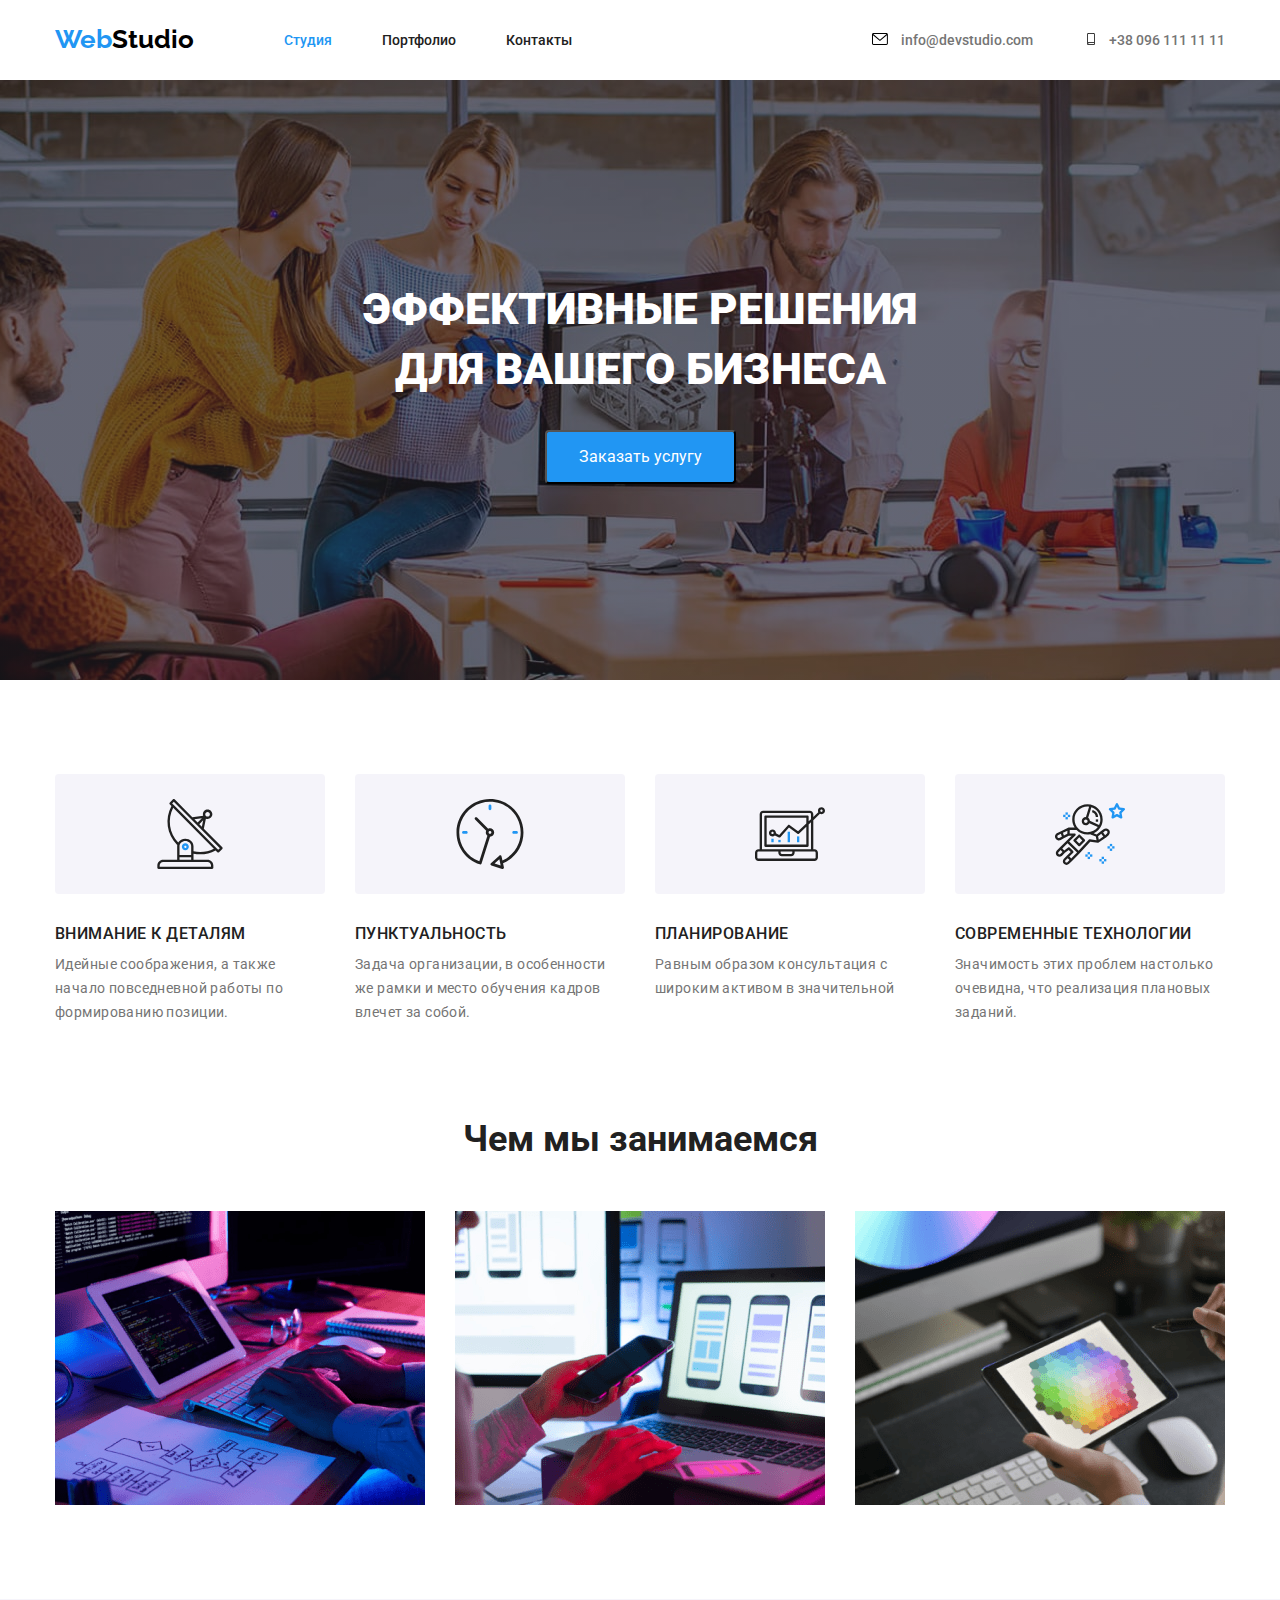
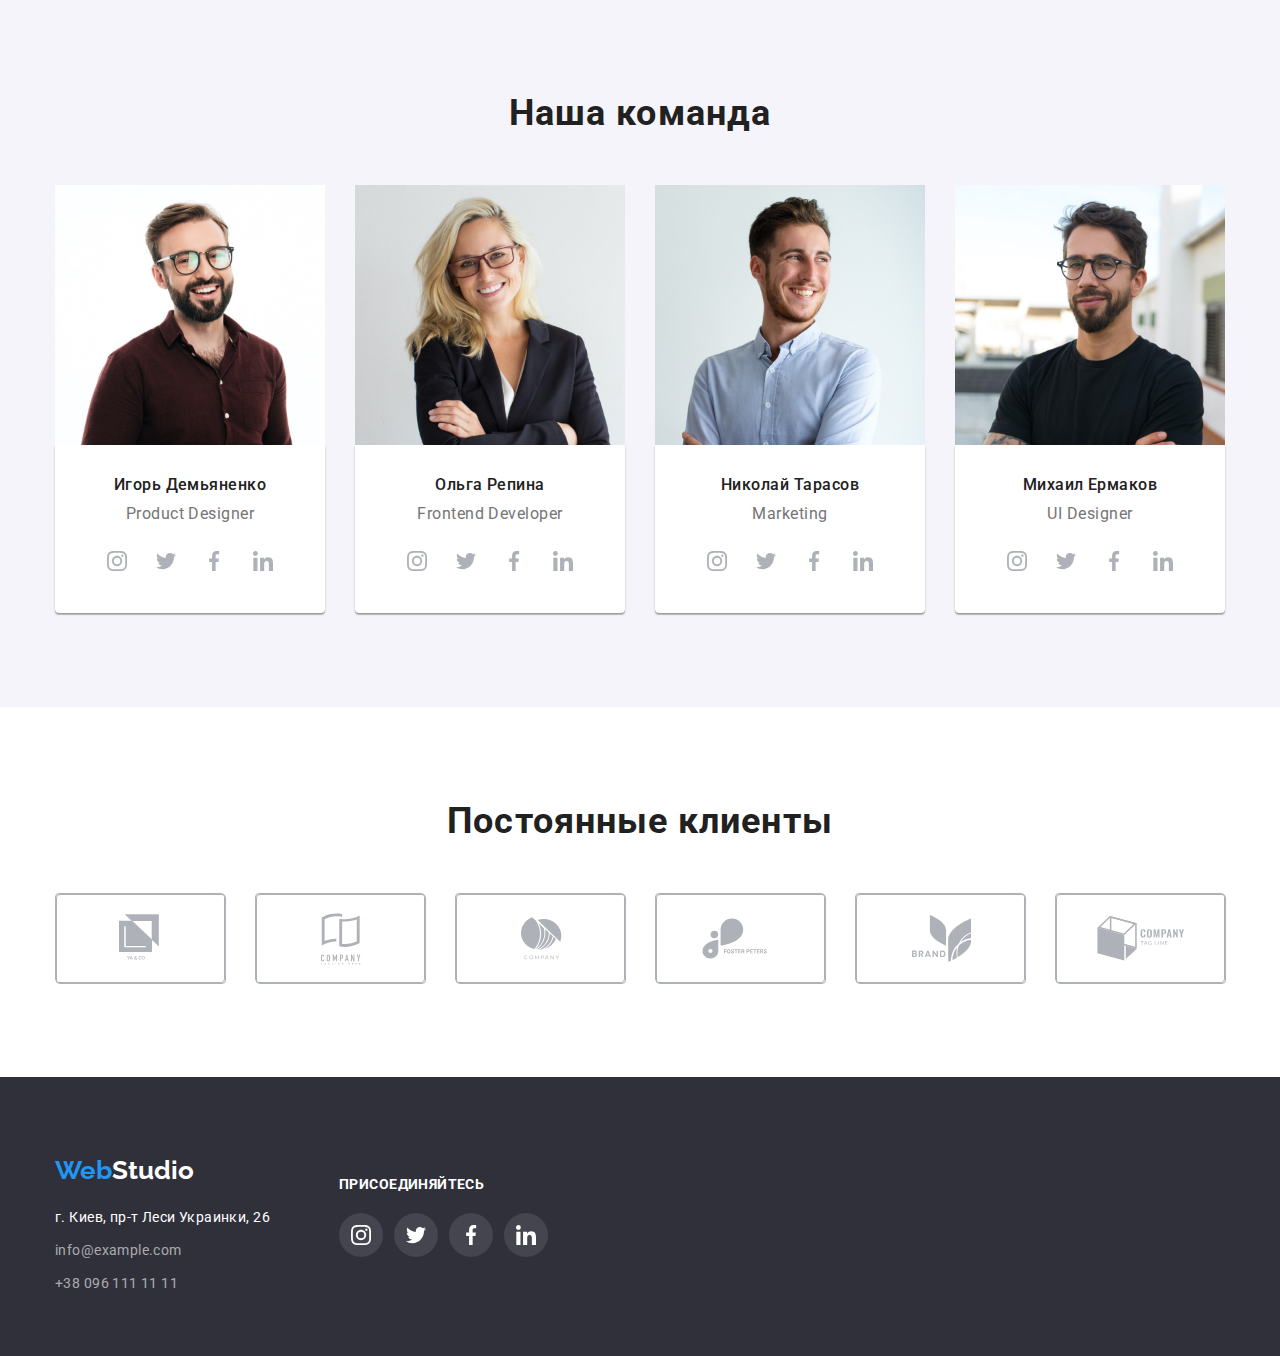
<file: index.html>
<!DOCTYPE html>
<html lang="ru">
  <head>
    <meta charset="UTF-8" />
    <meta name="viewport" content="width=device-width, initial-scale=1.0" />
    <title>web studio</title>
    <link
      rel="stylesheet"
      href="https://cdnjs.cloudflare.com/ajax/libs/modern-normalize/1.0.0/modern-normalize.css"
    />
    <link
      href="https://fonts.googleapis.com/css2?family=Raleway:wght@700&family=Roboto:wght@400;500;700;900&display=swap"
      rel="stylesheet"
    />
    <link rel="stylesheet" href="css/style.css" />
  </head>
  <body>
    <header class="header">
      <div class="header-box container">
        <nav class="header_section">
          <a class="logo" href=".//index.html">
            <span class="web">Web</span><span class="stud">Studio</span></a
          >

          <ul class="site-nav">
            <li class="item"><a href="#" class="link current">Студия</a></li>
            <li class="item">
              <a href="./portfolio.html" class="link">Портфолио</a>
            </li>
            <li class="item"><a href="#" class="link">Контакты</a></li>
          </ul>
        </nav>

        <ul class="auth-nav">
          <li class="item">
           
            <a href="mailto:info@devstudio.com"  class="link"><svg class="icon-mail">
              <use href="./images/sprite.svg#icon-mail"></use>
            </svg>
            info@devstudio.com
             </a>
            
          </li>
          <li class="item">
            <a href="tel:+380961111111" class="link"><svg class="icon-mail">
              <use href="./images/sprite.svg#icon-smartphone"></use>
            </svg>+38 096 111 11 11</a>
          </li>
        </ul>
      </div>
    </header>

    <main>
      <section class="hero">
        <div class="hero-box">
          <h1 class="hero-title">
            Эффективные решения<br />
            для вашего бизнеса
          </h1>
          <button class="button1" type="button">
            <span>Заказать услугу</span>
          </button>
        </div>
      </section>

      <section class="section">
        <div class="section-box1 container">
          <h2 hidden>Основные критерии</h2>
          <ul class="feature">
            <li class="item icon-antenna">
              
              <h3>Внимание к деталям</h3>
              <p>
                Идейные соображения, а также начало повседневной работы по
                формированию позиции.
              </p>
            </li>
            <li class="item icon-clock">
              <h3>Пунктуальность</h3>
              <p>
                Задача организации, в особенности же рамки и место обучения
                кадров влечет за собой.
              </p>
            </li>
            <li class="item icon-diagram">
              <h3>Планирование</h3>
              <p>
                Равным образом консультация с широким активом в значительной
              </p>
            </li>
            <li class="item icon-astronaut">
              <h3>Современные технологии</h3>
              <p>
                Значимость этих проблем настолько очевидна, что реализация
                плановых заданий.
              </p>
            </li>
          </ul>
        </div>
      </section>
      <!--чем занимаемся-->
      <section class="section content-box">
        <div class="section-box container">
          <h2 class="section-title">Чем мы занимаемся</h2>
          <ul class="doing">
            <li class="item">
              <a href=""
                ><img src="./images/img.png" alt="наша работа 1" width="370"
              /></a>
            </li>
            <li class="item">
              <a href=""
                ><img src="./images/img-2.png" alt="наша работа 2" width="370"
              /></a>
            </li>
            <li class="item">
              <a href=""
                ><img src="./images/img-3.png" alt="наша работа 3" width="370"
              /></a>
            </li>
          </ul>
        </div>
      </section>
      <!-- )))))_____________________________team -->
      <section class="team">
        <div class="team-box container">
          <h2 class="team-title">Наша команда</h2>
          <ul class="team-feature">
            
              <li class="item">
                <img src="./images/Igor.jpg" alt="Igor" width="270" />
                <div class="nameteams"><h3>Игорь Демьяненко</h3>
                <p>Product Designer</p>
                <ul class="cocial-list">
                  <li class="cocial-list-item"> <a class="cocial-list-link" href=""> <svg class="cocial-list-svg">
                    <use href="./images/sprite.svg#icon-instagram"></use>
                  </svg></a></li>
                <li class="cocial-list-item"> <a class="cocial-list-link" href=""> <svg class="cocial-list-svg">
                      <use href="./images/sprite.svg#icon-twitter"></use>
                    </svg></a></li>
                <li class="cocial-list-item"> <a class="cocial-list-link" href=""> <svg class="cocial-list-svg">
                      <use href="./images/sprite.svg#icon-facebook"></use>
                    </svg></a></li>
                <li class="cocial-list-item"> <a class="cocial-list-link" href=""> <svg class="cocial-list-svg">
                      <use href="./images/sprite.svg#icon-linkedin"></use>
                    </svg></a></li>
              </ul>
              
              </div>
              </li>
            

            <li class="item">
             <img src="./images/olga.jpg" alt="olga" width="270" />
              <div class="nameteams"><h3>Ольга Репина</h3>
              <p>Frontend Developer</p>
            <ul class="cocial-list">
              <li class="cocial-list-item"> <a class="cocial-list-link" href=""> <svg class="cocial-list-svg">
                    <use href="./images/sprite.svg#icon-instagram"></use>
                  </svg></a></li>
              <li class="cocial-list-item"> <a class="cocial-list-link" href=""> <svg class="cocial-list-svg">
                    <use href="./images/sprite.svg#icon-twitter"></use>
                  </svg></a></li>
              <li class="cocial-list-item"> <a class="cocial-list-link" href=""> <svg class="cocial-list-svg">
                    <use href="./images/sprite.svg#icon-facebook"></use>
                  </svg></a></li>
              <li class="cocial-list-item"> <a class="cocial-list-link" href=""> <svg class="cocial-list-svg">
                    <use href="./images/sprite.svg#icon-linkedin"></use>
                  </svg></a></li>
            </ul></div>
            </li>


            <li class="item">
              <img src="./images/nikolai.jpg" alt="nikolai" width="270" />
              <div class="nameteams"><h3>Николай Тарасов</h3>
              <p>Marketing</p>
            <ul class="cocial-list">
              <li class="cocial-list-item"> <a class="cocial-list-link" href=""> <svg class="cocial-list-svg">
                    <use href="./images/sprite.svg#icon-instagram"></use>
                  </svg></a></li>
              <li class="cocial-list-item"> <a class="cocial-list-link" href=""> <svg class="cocial-list-svg">
                    <use href="./images/sprite.svg#icon-twitter"></use>
                  </svg></a></li>
              <li class="cocial-list-item"> <a class="cocial-list-link" href=""> <svg class="cocial-list-svg">
                    <use href="./images/sprite.svg#icon-facebook"></use>
                  </svg></a></li>
              <li class="cocial-list-item"> <a class="cocial-list-link" href=""> <svg class="cocial-list-svg">
                    <use href="./images/sprite.svg#icon-linkedin"></use>
                  </svg></a></li>
            </ul></div>
            </li>


            <li class="item">
              <img src="./images/mikel.jpg" alt="mikel" width="270" />
              <div class="nameteams"><h3>Михаил Ермаков</h3>
              <p>UI Designer</p>
            <ul class="cocial-list">
              <li class="cocial-list-item"> <a class="cocial-list-link" href=""> <svg class="cocial-list-svg">
                    <use href="./images/sprite.svg#icon-instagram"></use>
                  </svg></a></li>
              <li class="cocial-list-item"> <a class="cocial-list-link" href=""> <svg class="cocial-list-svg">
                    <use href="./images/sprite.svg#icon-twitter"></use>
                  </svg></a></li>
              <li class="cocial-list-item"> <a class="cocial-list-link" href=""> <svg class="cocial-list-svg">
                    <use href="./images/sprite.svg#icon-facebook"></use>
                  </svg></a></li>
              <li class="cocial-list-item"> <a class="cocial-list-link" href=""> <svg class="cocial-list-svg">
                    <use href="./images/sprite.svg#icon-linkedin"></use>
                  </svg></a></li>
            </ul></div>
            </li>

          </ul>
        
      </section>
      <section class="clients">
      <div class=" container">
        <h2 class="team-title">Постоянные клиенты</h2>
        <ul class="our-partner ">
          <li class="our-partner-list"><a href="" class="link"> <svg class="partner-list-svg" width="44" height="49">
                <use href="./images/sprite.svg#icon-logo-1"></use>
              </svg> </a></li>
          <li class="our-partner-list"><a href="" class="link"> <svg class="partner-list-svg" width="40" height="52">
                <use href="./images/sprite.svg#icon-logo-2"></use>
              </svg></a></li>
          <li class="our-partner-list"><a href="" class="link"> <svg class="partner-list-svg" width="41" height="43">
                <use href="./images/sprite.svg#icon-logo-3"></use>
              </svg></a></li>
          <li class="our-partner-list"><a href="" class="link"> <svg class="partner-list-svg" width="80" height="42">
                <use href="./images/sprite.svg#icon-logo-4"></use>
              </svg></a></li>
          <li class="our-partner-list"><a href="" class="link"> <svg class="partner-list-svg" width="59" height="47">
                <use href="./images/sprite.svg#icon-logo-5"></use>
              </svg></a></li>
          <li class="our-partner-list"><a href="" class="link"> <svg class="partner-list-svg" width="88" height="45">
                <use href="./images/sprite.svg#icon-logo-6"></use>
              </svg></a></li>
        </ul>
      </div>
      </section>
      </section>
    </main>
    <footer class="foot-box">

    
      <div class="foot-box-cont container ">
        <div class="footer-box-contact">
          <a class="logo logofooter" href=".//index.html">
          <span class="web">Web</span><span class="stud1">Studio</span></a>
          
        
          <address class="address">
            <ul class="main-adr">
              <li class="mailadr">
                <a class="foot-adr" href="https://goo.gl/maps/U7KsZ8hxaoV7QRjZA">г. Киев, пр-т Леси Украинки, 26</a>
              </li>
      
              <li class="mailadr">
                <a href="mailto:info@example.com" class="adress">
                  info@example.com</a>
              </li>
      
      
              <li class="mailadr">
                <a href="tel:+380961111111" class="adress">+38 096 111 11 11</a>
      
              </li>
      
            </ul>
      
          </address>
        </div>
        
      
        <div class="join">
          <b class="joinus">присоединяйтесь</b>
          <ul class="social-list">
            <li class="social-list-item"> <a class="social-list-link" href=""> <svg class="social-list-svg">
                  <use href="./images/sprite.svg#icon-instagram"></use>
                </svg></a></li>
            <li class="social-list-item"> <a class="social-list-link" href=""> <svg class="social-list-svg">
                  <use href="./images/sprite.svg#icon-twitter"></use>
                </svg></a></li>
            <li class="social-list-item"> <a class="social-list-link" href=""> <svg class="social-list-svg">
                  <use href="./images/sprite.svg#icon-facebook"></use>
                </svg></a></li>
            <li class="social-list-item"> <a class="social-list-link" href=""> <svg class="social-list-svg">
                  <use href="./images/sprite.svg#icon-linkedin"></use>
                </svg></a></li>
          </ul>
      
      
      
      
        </div>
      </div>
    
  
    </footer>
  </body>
</html>
</file>
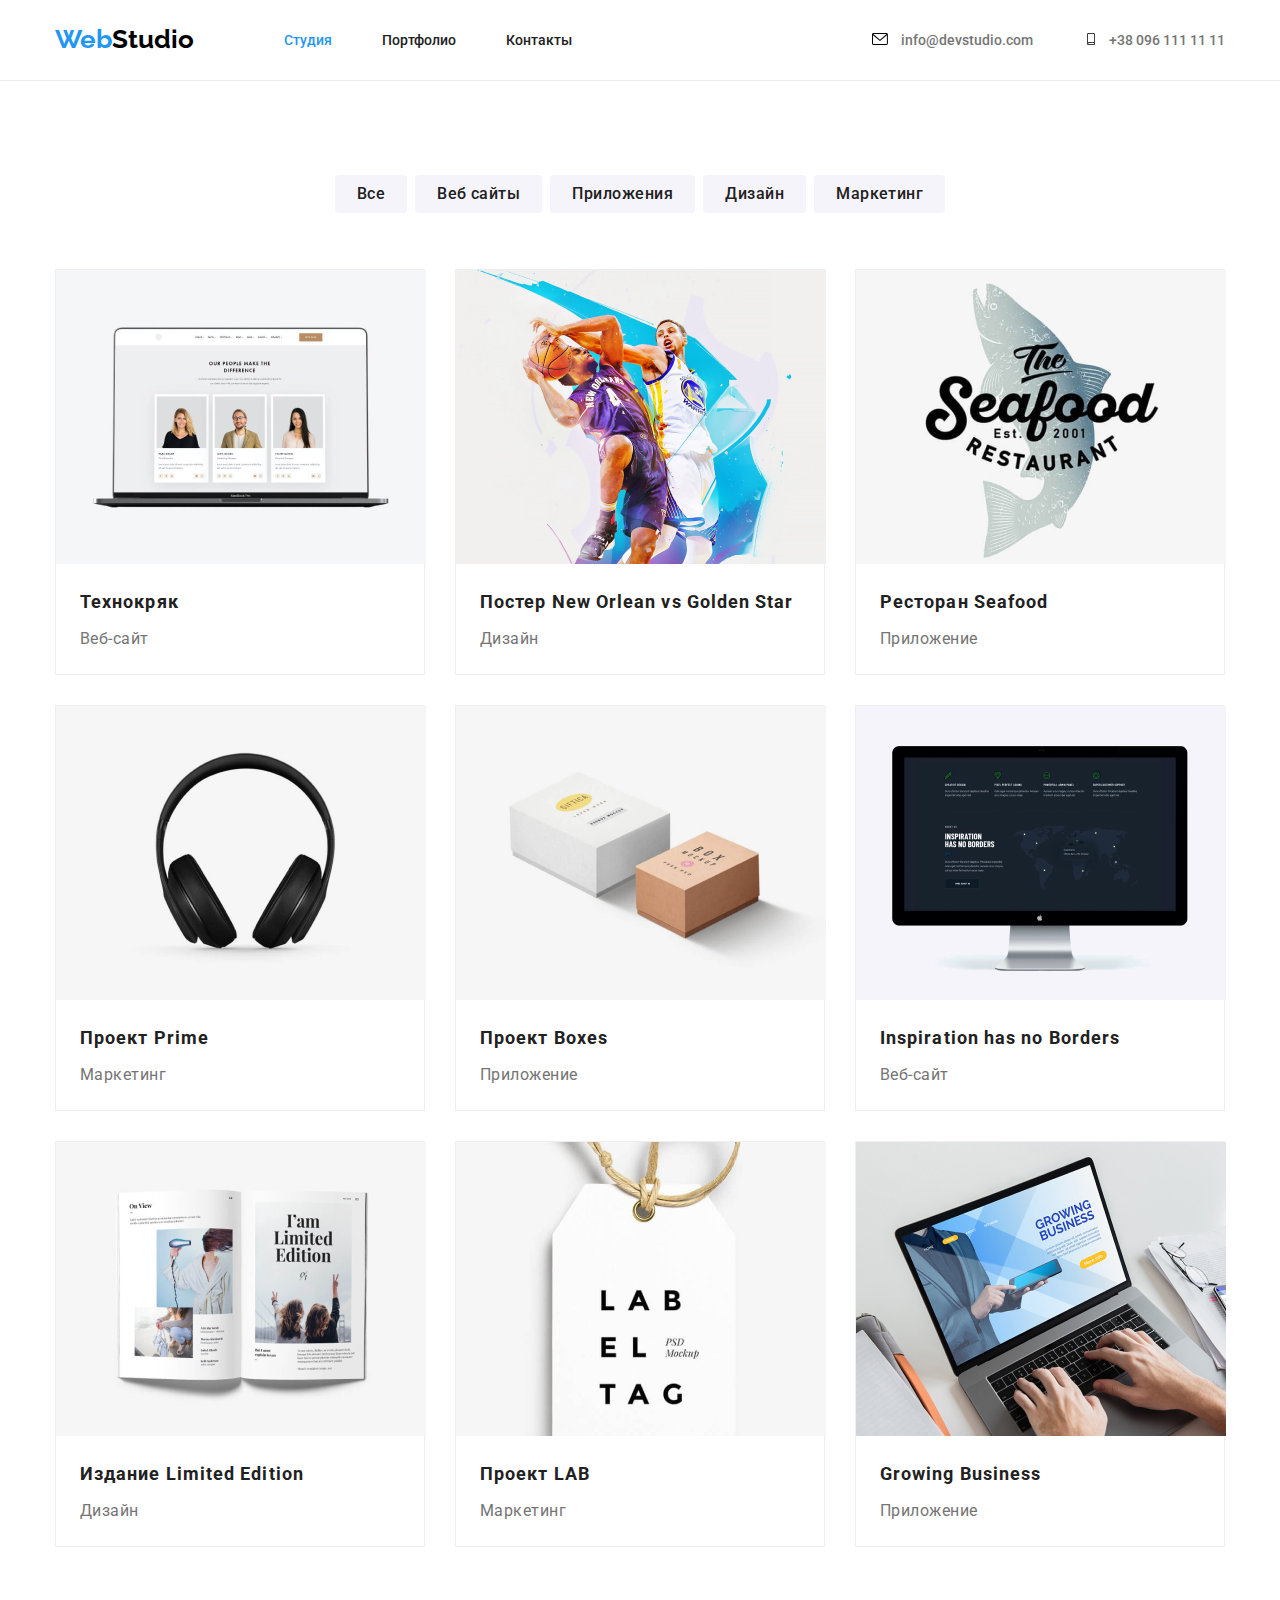
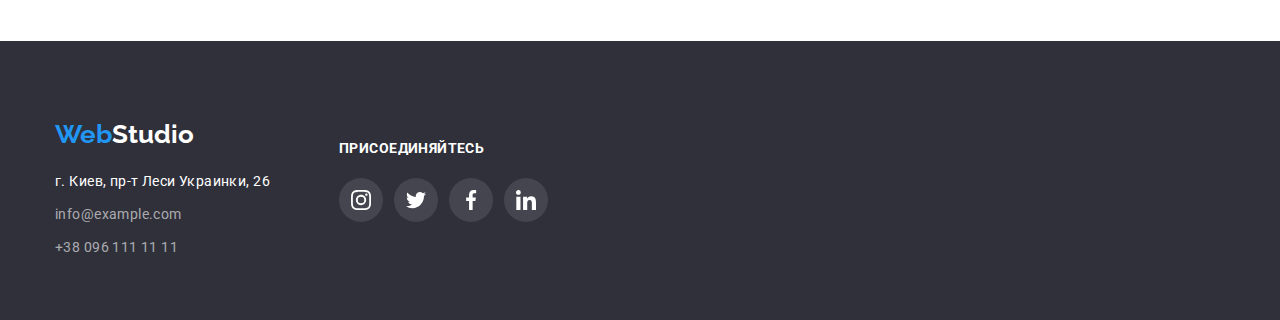
<file: portfolio.html>
<!DOCTYPE html>
<html lang="en">
  <head>
    <meta charset="UTF-8" />
    <meta name="viewport" content="width=device-width, initial-scale=1.0" />
    <title>Porfolio</title>
    <link
      rel="stylesheet"
      href="https://cdnjs.cloudflare.com/ajax/libs/modern-normalize/1.0.0/modern-normalize.css"
    />
    <link
      href="https://fonts.googleapis.com/css2?family=Raleway:wght@700&family=Roboto:wght@400;500;700;900&display=swap"
      rel="stylesheet"
    />
    <link rel="stylesheet" href="css/style.css" />
  </head>
  <header class="header portfolio-border">
    <div class="header-box container">
      <nav class="header_section">
        <a class="logo" href=".//index.html">
          <span class="web">Web</span><span class="stud">Studio</span></a
        >

        <ul class="site-nav">
          <li class="item">
            <a href=".//index.html" class="link current">Студия</a>
          </li>
          <li class="item">
            <a href="./portfolio.html" class="link">Портфолио</a>
          </li>
          <li class="item"><a href="#" class="link">Контакты</a></li>
        </ul>
      </nav>

      <ul class="auth-nav">
        <li class="item">
          <a href="mailto:info@devstudio.com" class="link"
            ><svg class="icon-mail">
              <use href="./images/sprite.svg#icon-mail"></use>
            </svg>
            info@devstudio.com
          </a>
        </li>
        <li class="item">
          <a href="tel:+380961111111" class="link"
            ><svg class="icon-mail">
              <use href="./images/sprite.svg#icon-smartphone"></use></svg
            >+38 096 111 11 11</a
          >
        </li>
      </ul>
    </div>
  </header>
  <body>
    <main>
      <section class="filters container">
        <ul class="filters-items">
          <li class="type-items">
            <button class="button2" type="button">Все</button>
          </li>
          <li>
            <button class="button2" type="button" class="btn2-items">
              Веб сайты
            </button>
          </li>
          <li>
            <button class="button2" type="button" class="btn2-items">
              Приложения
            </button>
          </li>
          <li>
            <button class="button2" type="button" class="btn2-items">
              Дизайн
            </button>
          </li>
          <li>
            <button class="button2" type="button" class="btn2-items">
              Маркетинг
            </button>
          </li>
        </ul>

        <ul class="flex-container">
          <li class="flex-elements">
            <a class="flex-elem" href=""
              ><img
                src="./images-portfolio/img-1.jpg"
                alt="tekhnopark"
                width="370"
              />
              <div class="elements-about">
                <h2>Технокряк</h2>
                <p>Веб-сайт</p>
              </div>
            </a>
          </li>
          <li class="flex-elements">
            <a href="" class="flex-elem"
              ><img
                src="./images-portfolio/img-2.jpg"
                alt="poster-new-orlean"
                width="370"
              />
              <div class="elements-about">
                <h2>Постер <span lang="en">New Orlean vs Golden Star</span></h2>
                <p>Дизайн</p>
              </div>
            </a>
          </li>

          <li class="flex-elements">
            <a href="" class="flex-elem"
              ><img
                src="./images-portfolio/img-3.jpg"
                alt="restouran-seafood"
                width="370"
              />
              <div class="elements-about">
                <h2>Ресторан <span lang="en">Seafood</span></h2>
                <p>Приложение</p>
              </div>
            </a>
          </li>

          <li class="flex-elements">
            <a href="" class="flex-elem"
              ><img
                src="./images-portfolio/img-4.jpg"
                alt="project-prime"
                width="370"
              />
              <div class="elements-about">
                <h2>Проект <span lang="en">Prime</span></h2>
                <p>Маркетинг</p>
              </div>
            </a>
          </li>

          <li class="flex-elements">
            <a href="" class="flex-elem"
              ><img
                src="./images-portfolio/img-5.jpg"
                alt="project-boxes"
                width="370"
              />
              <div class="elements-about">
                <h2>Проект <span lang="en">Boxes</span></h2>
                <p>Приложение</p>
              </div>
            </a>
          </li>

          <li class="flex-elements">
            <a href="" class="flex-elem"
              ><img
                src="./images-portfolio/img-6.jpg"
                alt="lnspiration-has-no-borders"
                width="370"
              />
              <div class="elements-about">
                <h2 lang="en">Inspiration has no Borders</h2>
                <p>Веб-сайт</p>
              </div>
            </a>
          </li>

          <li class="flex-elements">
            <a href="" class="flex-elem"
              ><img
                src="./images-portfolio/img-7.jpg"
                alt="limitet-edition"
                width="370"
              />
              <div class="elements-about">
                <h2>Издание <span lang="en">Limited Edition</span></h2>
                <p>Дизайн</p>
              </div>
            </a>
          </li>

          <li class="flex-elements">
            <a href="" class="flex-elem"
              ><img
                src="./images-portfolio/img-8.jpg"
                alt="projecy-lab"
                width="370"
              />
              <div class="elements-about">
                <h2>Проект <span lang="en">LAB</span></h2>
                <p>Маркетинг</p>
              </div>
            </a>
          </li>

          <li class="flex-elements">
            <a href="" class="flex-elem"
              ><img
                src="./images-portfolio/img-9.jpg"
                alt="growing-busines"
                width="370"
              />
              <div class="elements-about">
                <h2 lang="en">Growing Business</h2>
                <p>Приложение</p>
              </div>
            </a>
          </li>
        </ul>
      </section>
    </main>
    <footer class="foot-box">
      <div class="foot-box-cont container">
        <div class="footer-box-contact">
          <a class="logo logofooter" href=".//index.html">
            <span class="web">Web</span><span class="stud1">Studio</span></a
          >

          <address class="address">
            <ul class="main-adr">
              <li class="mailadr">
                <a class="foot-adr" href="https://goo.gl/maps/U7KsZ8hxaoV7QRjZA"
                  >г. Киев, пр-т Леси Украинки, 26</a
                >
              </li>

              <li class="mailadr">
                <a href="mailto:info@example.com" class="adress">
                  info@example.com</a
                >
              </li>

              <li class="mailadr">
                <a href="tel:+380961111111" class="adress">+38 096 111 11 11</a>
              </li>
            </ul>
          </address>
        </div>

        <div class="join">
          <b class="joinus">присоединяйтесь</b>
          <ul class="social-list">
            <li class="social-list-item">
              <a class="social-list-link" href="">
                <svg class="social-list-svg">
                  <use href="./images/sprite.svg#icon-instagram"></use></svg
              ></a>
            </li>
            <li class="social-list-item">
              <a class="social-list-link" href="">
                <svg class="social-list-svg">
                  <use href="./images/sprite.svg#icon-twitter"></use></svg
              ></a>
            </li>
            <li class="social-list-item">
              <a class="social-list-link" href="">
                <svg class="social-list-svg">
                  <use href="./images/sprite.svg#icon-facebook"></use></svg
              ></a>
            </li>
            <li class="social-list-item">
              <a class="social-list-link" href="">
                <svg class="social-list-svg">
                  <use href="./images/sprite.svg#icon-linkedin"></use></svg
              ></a>
            </li>
          </ul>
        </div>
      </div>
    </footer>
  </body>
</html>
</file>
<file: css/style.css>
:root {
  --primary-text-color: #757575;
  --title-text-color: #212121;
  --button-back-color: #2196f3;
  --button-white-color: #ffffff;
  --button2-back-color: #f5f4fa;
  --adress-text-color: rgba(255, 255, 255, 0.6);
  --hero-back-color: #2f303a;
  --stud-text-color: #000000;
  --fill-color-svg: #afb1b8;
}
*,
*::before,
*::after {
  margin: 0;
  padding: 0;
}
body {
  font-family: "Roboto", sans-serif;
  background: var(--button-white-color);
  color: var(--primary-text-color);
}
/* выделение ссылок #2196F3 */
/* бекграунд 1 #2F303A */
/* цвет осн текст #212121*/
/* втор цвет #757575 */
/* заголовок цвет #212121 */
/* бекграунд команда #F5F4FA */
/* футер адрес rgba(255, 255, 255, 0.6) */

img {
  display: block;
}
.container {
  width: 1200px;
  padding: 0 15px;
  margin: 0 auto;
}

a {
  text-decoration: none;
}

/* шапка макета */

.header-box {
  display: inline-block;
  display: flex;
  align-items: center;
  justify-content: space-between;
}

.site-nav {
  display: flex;

  margin: unset;
}
.site-nav .item {
  margin-right: 50px;
}
.site-nav .item:last-child {
  margin-right: 0;
}
.logo {
  display: inline-block;
  padding-top: 18px;
  padding-bottom: 20px;
  font-family: Raleway;
  font-style: normal;
  font-family: "Raleway", sans-serif;
  font-weight: 700;
  font-size: 26px;
  line-height: 1.192;
  text-decoration: none;
  margin-right: 90px;
}
.header_section .site-nav .auth-nav .logo {
  font-family: "Raleway", sans-serif;
  font-weight: 700;
  font-size: 26px;
  line-height: 1.192;
  text-decoration: none;
}
.web {
  color: var(--button-back-color);
}
.stud {
  color: var(--stud-text-color);
}
ul {
  list-style: none;
}

.header_section {
  display: flex;
  align-items: center;
}

.site-nav .link {
  display: block;
  padding-top: 32px;
  padding-bottom: 32px;
  color: var(--title-text-color);
  font-weight: 500;
  font-size: 14px;
  line-height: 1.142;
}

.site-nav .link:hover,
.site-nav .link:focus,
.site-nav .link.current,
.auth-nav .link:hover,
.auth-nav .link:focus {
  color: var(--button-back-color);
}
.auth-nav .link:hover svg {
  fill: var(--button-back-color);
}
.auth-nav {
  display: flex;

  align-items: center;
  margin-left: auto;
}
/* можно использовать это или last child */
.auth-nav .item + .item {
  margin-left: 50px;
}
.auth-nav .link {
  color: var(--primary-text-color);
  display: block;
  padding-top: 32px;
  padding-bottom: 32px;
  font-weight: 500;
  font-size: 14px;
  line-height: 1.142;
}
.icon-mail {
  width: 16px;
  height: 12px;
  margin-right: 10px;
}

/* hero */
.hero {
  background-color: var(--hero-back-color);
  background-image: linear-gradient(
      to right,
      rgba(47, 48, 58, 0.4),
      rgba(47, 48, 58, 0.4)
    ),
    url("../images/hero.jpg");
  height: 600px;
  max-width: 1600px;
  text-align: center;
  padding-top: 200px;
  margin-left: auto;
  margin-right: auto;
  background-position: center;
}

.hero-title {
  font-weight: 900;
  font-size: 44px;
  line-height: 1.363;
  margin-bottom: 30px;
  text-transform: uppercase;
}
/* кнопка */
.button1 {
  color: var(--button-white-color);
  background: var(--button-back-color);
  align-items: center;
  text-align: center;

  border-radius: 4px;
  font-family: Roboto;
  padding: 10px 32px;
  font-size: 16px;
  line-height: 1.875;
  box-shadow: 0px 4px 4px rgba(0, 0, 0, 0.15);
}

/* цвета теkстов */
.section {
  background: var(--button-white-color);
  padding-top: 94px;
}

.section-box1 .feature {
  display: flex;
  flex-wrap: wrap;
}

.section-box .feature {
  display: flex;
  flex-wrap: wrap;
}

.content-box {
  padding-top: 94px;

  padding-bottom: 94px;
}

.feature .item {
  width: 270px;
  margin-right: 30px;
}
.feature .icon-antenna::before {
  display: block;
  content: "";
  height: 120px;
  border-radius: 4px;
  background-image: url(../images/antenna.svg);
  background-repeat: no-repeat;
  background-position: center;
  background-size: 70px 70px;
  background-color: var(--button2-back-color);
  margin-bottom: 30px;
}
.feature .icon-clock::before {
  display: block;
  content: "";
  height: 120px;
  border-radius: 4px;
  background-image: url(../images/clock.svg);
  background-repeat: no-repeat;
  background-position: center;
  background-size: 70px 70px;
  background-color: var(--button2-back-color);
  margin-bottom: 30px;
}
.feature .icon-diagram::before {
  display: block;
  content: "";
  height: 120px;
  border-radius: 4px;
  background-image: url(../images/diagram.svg);
  background-repeat: no-repeat;
  background-position: center;
  background-size: 70px 70px;
  background-color: var(--button2-back-color);
  margin-bottom: 30px;
}
.feature .icon-astronaut::before {
  display: block;
  content: "";
  height: 120px;
  border-radius: 4px;
  background-image: url(../images/astronaut.svg);
  background-repeat: no-repeat;
  background-position: center;
  background-size: 70px 70px;
  background-color: var(--button2-back-color);
  margin-bottom: 30px;
}
.feature .item:last-child {
  margin-right: 0;
}
.feature .item p {
  margin-top: 10px;
}

.section-title {
  color: var(--title-text-color);

  font-weight: 700;
  font-size: 36px;
  line-height: 1.166;

  text-align: center;
  margin-bottom: 50px;
}
.doing {
  display: flex;
}
.doing .item {
  margin-right: 30px;
}
.doing .item:last-child {
  margin-right: 0;
}
.hero .hero-title {
  color: var(--button-white-color);
}
.feature p {
  color: var(--feature-text-color);

  font-weight: 400;
  font-size: 14px;
  line-height: 1.714;
  letter-spacing: 0.03em;
}
.feature h3 {
  color: var(--title-text-color);

  font-weight: 700;
  font-size: 14px;
  line-height: 1.142;
  letter-spacing: 0.03em;
  text-transform: uppercase;
}

.section h3 {
  font-weight: 500;
  font-size: 16px;
  line-height: 1.187;
}
.section p {
  font-weight: 400;
  font-size: 14px;
  line-height: 1.714;
}
/* *********************************our team */
.cocial-list {
  display: flex;
  justify-content: space-between;
}
.cocial-list-link {
  display: flex;
  align-items: center;
  justify-content: center;
  width: 44px;
  height: 44px;
  border-radius: 50%;
  background-color: var(--button-white-color);
}
.cocial-list-link:hover {
  background-color: var(--button-back-color);
}
.cocial-list-link:hover .cocial-list-svg {
  fill: var(--button-white-color);
}
.cocial-list-svg {
  width: 20px;
  height: 20px;
  fill: var(--fill-color-svg);
}

.team {
  background: var(--button2-back-color);
  padding-top: 94px;
  padding-bottom: 94px;
}

.team-title {
  font-weight: 700;
  font-size: 36px;
  line-height: 1.166;
  letter-spacing: 0.03em;
  text-align: center;

  margin-bottom: 50px;

  color: var(--title-text-color);
}
.team-feature {
  display: flex;
}
.nameteams {
  background-color: white;
  padding: 30px 40px;

  box-shadow: 0px 1px 3px rgba(0, 0, 0, 0.12), 0px 1px 1px rgba(0, 0, 0, 0.14),
    0px 2px 1px rgba(0, 0, 0, 0.2);
  border-radius: 0px 0px 4px 4px;
}

.team-feature .item {
  margin-right: 30px;
}
.team-feature .item:last-child {
  margin-right: 0;
}
.team-feature h3 {
  font-weight: 500;
  font-size: 16px;
  line-height: 1.187;

  text-align: center;
  margin-bottom: 10px;

  letter-spacing: 0.03em;

  color: var(--title-text-color);
}

.team-feature p {
  font-weight: 400;
  font-size: 16px;
  line-height: 1.187;
  letter-spacing: 0.03em;
  color: var(--primary-text-color);

  text-align: center;
  margin-bottom: 16px;
}

.our-partner {
  margin-top: 0;
  margin-bottom: 0;
  padding: 0;
  display: flex;
  justify-content: space-between;
}
.our-partner .link {
  display: inline-flex;
  justify-content: center;
  align-items: center;
  content: "";
  width: 170px;
  height: 90px;
  border: 1px solid #afb1b8;
  border-radius: 4px;
  color: #afb1b8;
}
.our-partner .link:hover {
  color: var(--button-back-color);
  border: 1px solid var(--button-back-color);
}

.partner-list-svg {
  fill: currentColor;
}
.our-partner-list {
  width: 170px;
  height: 90px;
  border: 1px solid #afb1b8;
  box-sizing: border-box;
  border-radius: 4px;
}
.clients {
  padding-top: 94px;
  padding-bottom: 94px;
}
/* футер */

.foot-box-cont {
  display: flex;
  align-items: center;
}
.footer-box-contact {
  margin-right: 69px;
}
/* .join {
  margin-top: -40px;
  padding-left: 70px;
} */
.social-list {
  display: flex;
  justify-content: space-between;
  margin-top: 20px;
}

.social-list-link {
  display: flex;
  align-items: center;
  justify-content: center;
  width: 44px;
  height: 44px;
  border-radius: 50%;
  background-color: rgba(255, 255, 255, 0.1);
  margin-right: 11px;
}

.joinus {
  font-family: Roboto;
  font-style: normal;
  font-weight: bold;
  font-size: 14px;
  line-height: 16px;
  letter-spacing: 0.03em;
  text-transform: uppercase;

  color: #ffffff;
}
.social-list-link:hover {
  background-color: var(--button-back-color);
}
.social-list-link:hover .social-list-svg {
  fill: white;
}
.social-list-svg {
  width: 20px;
  height: 20px;
  fill: white;
}

.logofooter {
  margin-right: 0;
}

.foot-adr {
  margin-top: 20px;
}
/* .mailadr {
  margin-top: 9px;
  margin-bottom: 9px;
} */
.main-adr .mailadr {
  margin-bottom: 9px;
}
.main-adr .mailadr:last-child {
  margin-bottom: 0;
}
footer {
  background-color: var(--hero-back-color);
  padding-top: 60px;
  padding-bottom: 60px;
}
.stud1 {
  color: var(--button-white-color);
}
.foot-adr {
  font-weight: 400;
  font-style: normal;
  font-size: 14px;
  line-height: 1.714;
  letter-spacing: 0.03em;
  color: var(--button-white-color);
  text-decoration-line: none;
}

.adress {
  font-weight: 400;
  font-style: normal;
  font-size: 14px;
  line-height: 1.714;
  letter-spacing: 0.03em;
  color: var(--adress-text-color);
}
.adress:hover,
.adress:focus {
  color: var(--button-white-color);
}

/* **************************************PORTFOLIO **************************/
.button2 {
  color: var(--title-text-color);
  background-color: var(--button2-back-color);
  padding: 6px 22px;
  font-weight: 500;
  font-size: 16px;
  line-height: 1.625;
  text-align: center;
  letter-spacing: 0.03em;
  border: 0px;
  border-radius: 4px;
}

.button2:hover,
.button2:focus {
  color: var(--button-white-color);
  background: var(--button-back-color);
}

.portfolio-border {
  border-bottom: 1px solid #ececec;
}
.filters {
  padding-top: 94px;
  padding-bottom: 94px;
}
.flex-elem {
  display: block;
}
.flex-elem:hover {
  box-shadow: 0px 1px 1px rgba(0, 0, 0, 0.12), 0px 4px 4px rgba(0, 0, 0, 0.06),
    1px 4px 6px rgba(0, 0, 0, 0.16);
}
.filters h2 {
  font-weight: 700;
  font-size: 18px;
  line-height: 2;
  letter-spacing: 0.06em;
  color: var(--title-text-color);
}
.filters p {
  font-weight: 400;
  font-size: 16px;
  line-height: 1.875;
  letter-spacing: 0.03em;
  color: var(--primary-text-color);
}
.filters-items {
  display: flex;
  justify-content: center;
  flex-grow: 0;
  margin-bottom: 56px;
}

.filters-items :not(:last-child) {
  margin-right: 8px;
}
.flex-container {
  display: flex;
  flex-wrap: wrap;
}
.flex-elements {
  width: 370px;
  border: 1px solid #eeeeee;
  box-sizing: border-box;
  margin-right: 30px;
  margin-bottom: 30px;
}
.elements-about {
  padding: 20px 24px;
}
.flex-elements h2 {
  margin-bottom: 4px;
}

.flex-elements:nth-child(3n) {
  margin-right: 0;
}
.flex-elements:nth-last-child(-n + 3) {
  margin-bottom: 0;
}
</file>
